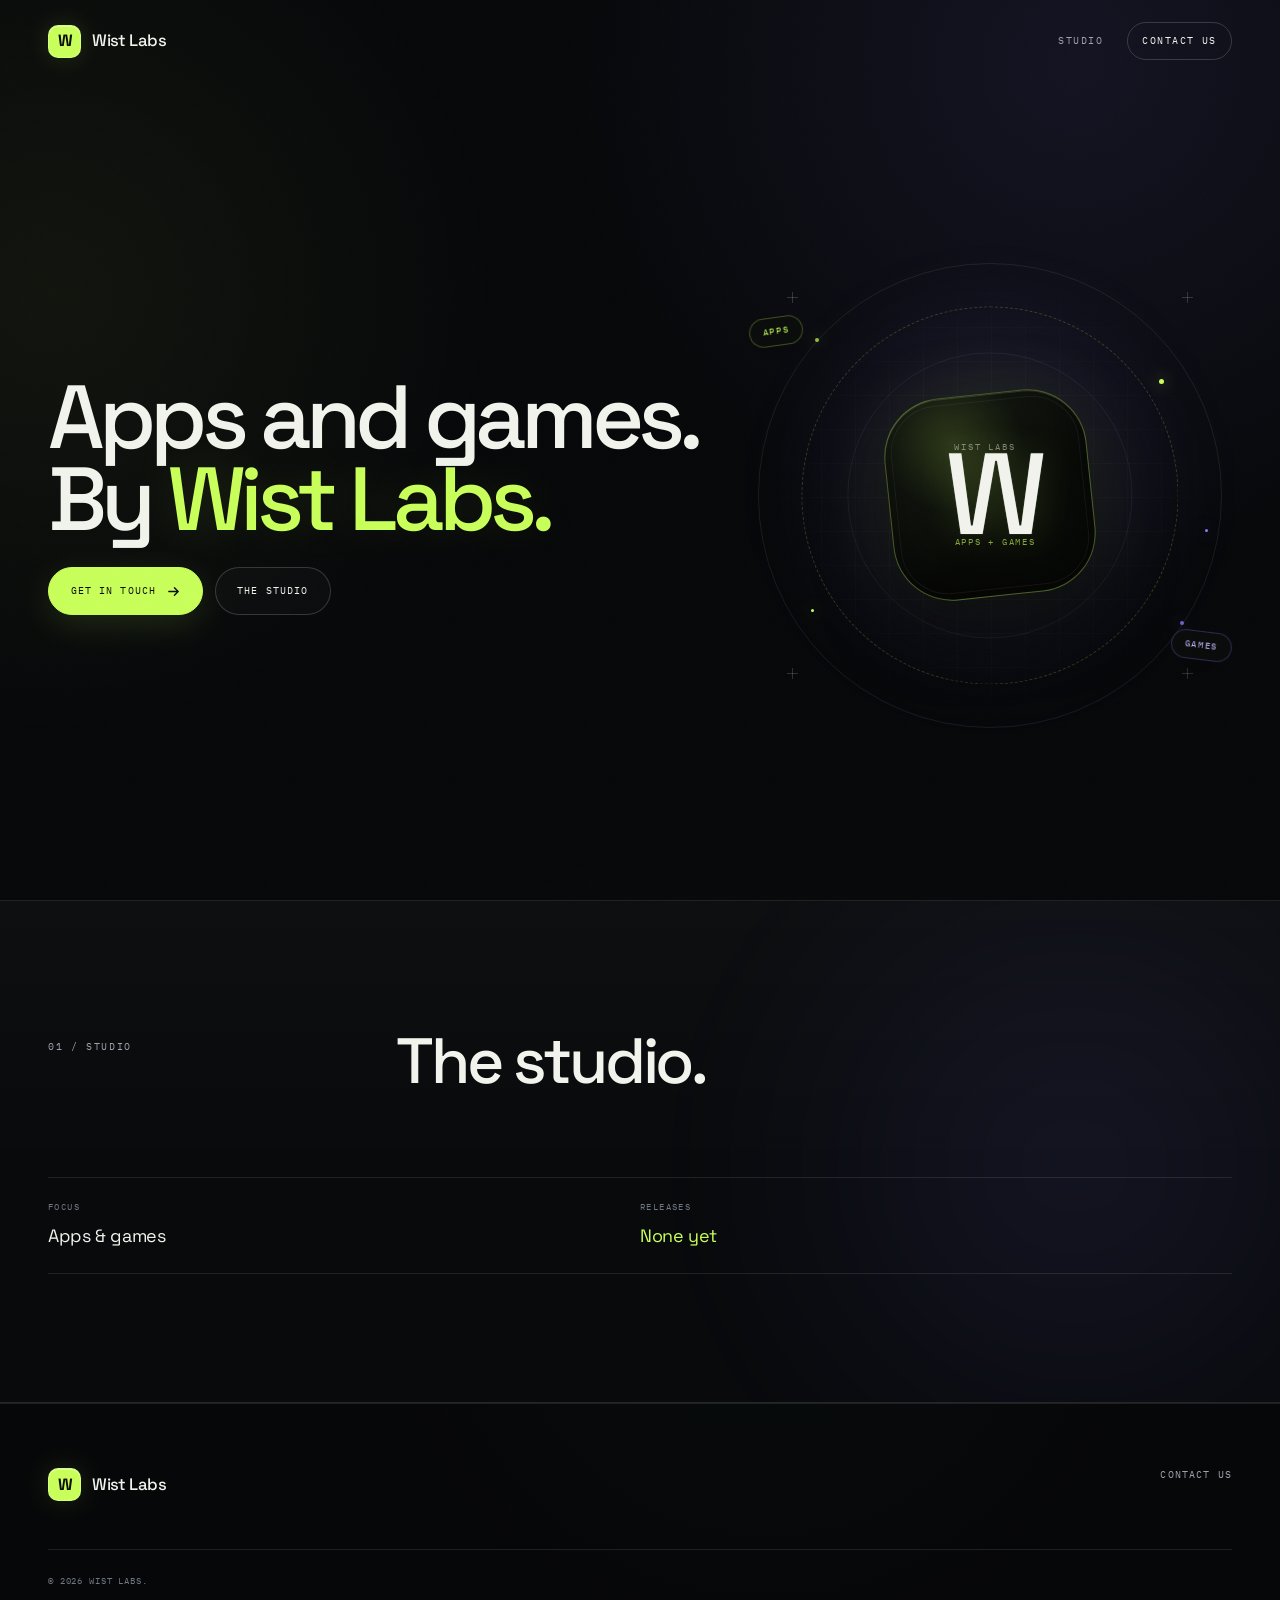
<file: index.html>
<!DOCTYPE html>
<html lang="en">
<head>
  <meta charset="utf-8">
  <meta name="viewport" content="width=device-width, initial-scale=1">
  <title>Wist Labs — Apps &amp; Games</title>
  <meta name="description" content="An independent studio for apps and games.">
  <meta name="theme-color" content="#07080a">
  <meta name="color-scheme" content="dark">
  <meta property="og:type" content="website">
  <meta property="og:site_name" content="Wist Labs">
  <meta property="og:title" content="Wist Labs — Apps &amp; Games">
  <meta property="og:description" content="An independent studio for apps and games.">
  <meta name="twitter:card" content="summary">
  <meta name="twitter:title" content="Wist Labs — Apps &amp; Games">
  <meta name="twitter:description" content="An independent studio for apps and games.">
  <link rel="icon" href="favicon.svg" type="image/svg+xml">
  <link rel="preload" href="assets/fonts/space-grotesk-latin-wght-normal.woff2" as="font" type="font/woff2" crossorigin>
  <link rel="stylesheet" href="styles.css">
  <script>document.documentElement.classList.add('js');</script>
  <script src="script.js" defer></script>
  <noscript>
    <style>
      @media (max-width: 820px) {
        .header-inner { height: auto; flex-wrap: wrap; padding-block: 0.8rem; }
        .site-nav {
          position: static;
          visibility: visible;
          flex-direction: row;
          gap: 0.25rem;
          padding: 0;
          border: 0;
          background: none;
          box-shadow: none;
          opacity: 1;
          transform: none;
        }
        .site-nav a { padding: 0.55rem 0.65rem; }
        .hero { padding-top: calc(var(--header-h) + 4rem); }
      }
    </style>
  </noscript>
</head>
<body>
  <a class="skip-link" href="#main">Skip to content</a>

  <div class="page-glow" aria-hidden="true"></div>
  <div class="noise" aria-hidden="true"></div>

  <header class="site-header" data-header>
    <div class="shell header-inner">
      <a class="brand" href="#top">
        <span class="brand-mark" aria-hidden="true">W</span>
        <span class="brand-name">Wist Labs</span>
      </a>

      <button class="menu-toggle" type="button" aria-expanded="false" aria-controls="site-nav" aria-label="Open menu" data-menu-toggle>
        <span class="menu-line" aria-hidden="true"></span>
        <span class="menu-line" aria-hidden="true"></span>
      </button>

      <nav class="site-nav" id="site-nav" aria-label="Primary" data-nav>
        <a href="index.html#studio">Studio</a>
        <a class="nav-contact" href="contact.html">Contact us</a>
      </nav>
    </div>
  </header>

  <main id="main" tabindex="-1">
    <section class="hero shell" id="top" aria-labelledby="hero-title">
      <div class="hero-copy">
        <h1 id="hero-title" data-reveal>
          <span class="line">Apps and games.</span>
          <span class="line">By <span class="accent-word">Wist Labs.</span></span>
        </h1>

        <div class="hero-actions" data-reveal style="--delay: 180ms">
          <a class="button button-primary" href="contact.html">
            Get in touch
            <svg viewBox="0 0 16 16" aria-hidden="true"><path d="M3 8h10M9 4l4 4-4 4"/></svg>
          </a>
          <a class="button button-quiet" href="#studio">The studio</a>
        </div>
      </div>

      <div class="hero-art" data-reveal style="--delay: 150ms">
        <div class="stage" aria-hidden="true">
          <div class="stage-glow"></div>
          <div class="stage-grid"></div>

          <span class="ring ring-outer"></span>
          <span class="ring ring-dashed"></span>
          <span class="ring ring-inner"></span>

          <span class="crosshair crosshair-tl"></span>
          <span class="crosshair crosshair-tr"></span>
          <span class="crosshair crosshair-bl"></span>
          <span class="crosshair crosshair-br"></span>

          <div class="core">
            <span class="core-label">WIST LABS</span>
            <span class="core-letter">W</span>
            <span class="core-label core-label-bottom">APPS + GAMES</span>
          </div>

          <span class="orbit-tag orbit-tag-apps">APPS</span>
          <span class="orbit-tag orbit-tag-games">GAMES</span>
          <span class="spark spark-one"></span>
          <span class="spark spark-two"></span>
          <span class="spark spark-three"></span>
        </div>
      </div>
    </section>

    <section class="section studio" id="studio" aria-labelledby="studio-title">
      <div class="shell">
        <div class="section-head">
          <p class="eyebrow" data-reveal>01 / Studio</p>
          <div class="section-heading">
            <h2 id="studio-title" data-reveal style="--delay: 70ms">The studio.</h2>
          </div>
        </div>

        <dl class="studio-facts" data-reveal style="--delay: 130ms">
          <div>
            <dt>Focus</dt>
            <dd>Apps &amp; games</dd>
          </div>
          <div>
            <dt>Releases</dt>
            <dd class="fact-accent">None yet</dd>
          </div>
        </dl>
      </div>
    </section>
  </main>

  <footer class="site-footer">
    <div class="shell">
      <div class="footer-top">
        <a class="brand" href="#top">
          <span class="brand-mark" aria-hidden="true">W</span>
          <span class="brand-name">Wist Labs</span>
        </a>

        <nav class="footer-nav" aria-label="Footer">
          <a href="contact.html">Contact us</a>
        </nav>
      </div>

      <div class="footer-bottom">
        <p>© <span data-year>2026</span> Wist Labs.</p>
      </div>
    </div>
  </footer>
</body>
</html>
</file>
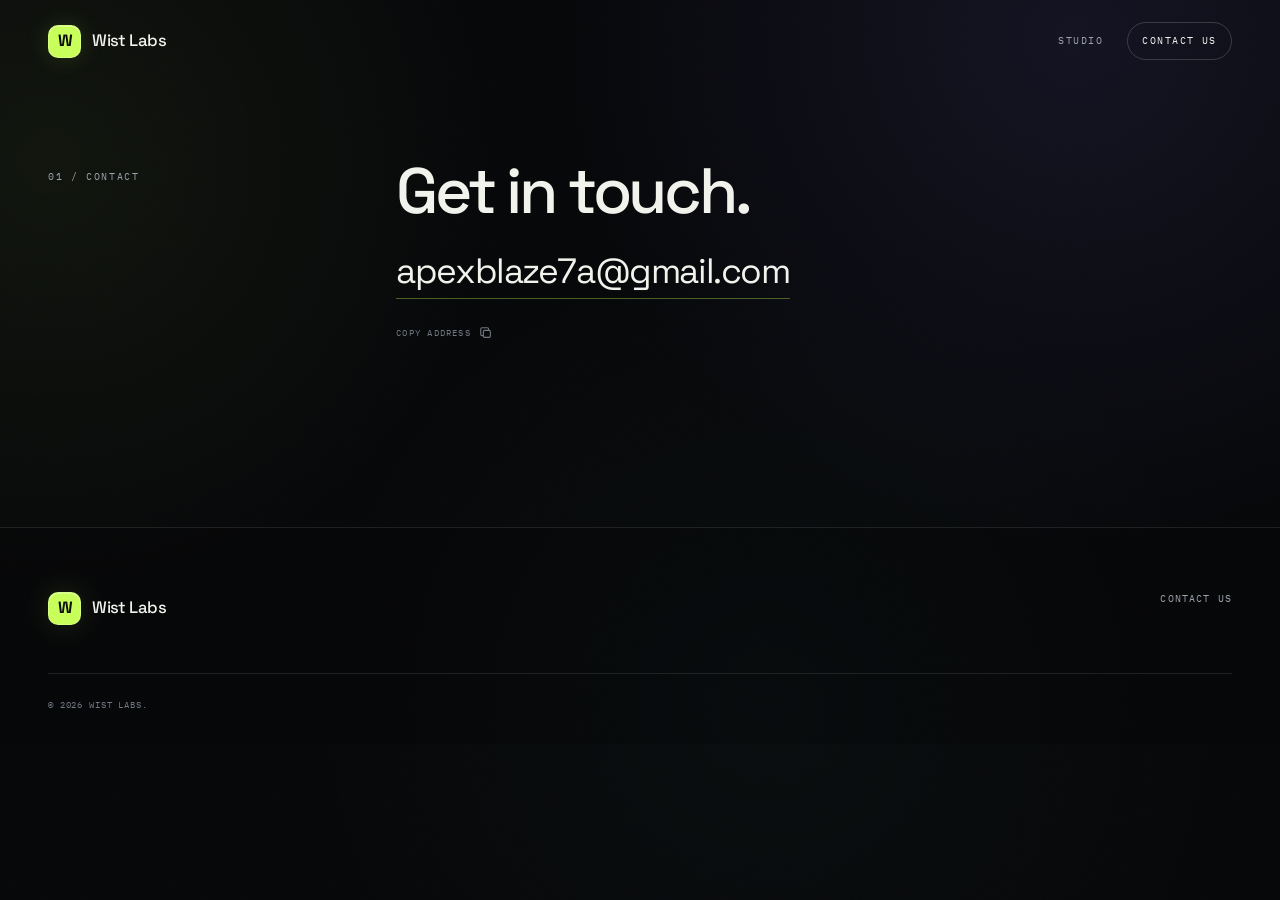
<file: contact.html>
<!DOCTYPE html>
<html lang="en">
<head>
  <meta charset="utf-8">
  <meta name="viewport" content="width=device-width, initial-scale=1">
  <title>Contact — Wist Labs</title>
  <meta name="description" content="Contact Wist Labs.">
  <meta name="theme-color" content="#07080a">
  <meta name="color-scheme" content="dark">
  <link rel="icon" href="favicon.svg" type="image/svg+xml">
  <link rel="preload" href="assets/fonts/space-grotesk-latin-wght-normal.woff2" as="font" type="font/woff2" crossorigin>
  <link rel="stylesheet" href="styles.css">
  <script>document.documentElement.classList.add('js');</script>
  <script src="script.js" defer></script>
  <noscript>
    <style>
      @media (max-width: 820px) {
        .header-inner { height: auto; flex-wrap: wrap; padding-block: 0.8rem; }
        .site-nav {
          position: static;
          visibility: visible;
          flex-direction: row;
          gap: 0.25rem;
          padding: 0;
          border: 0;
          background: none;
          box-shadow: none;
          opacity: 1;
          transform: none;
        }
        .site-nav a { padding: 0.55rem 0.65rem; }
        .hero { padding-top: calc(var(--header-h) + 4rem); }
      }
    </style>
  </noscript>
</head>
<body>
  <a class="skip-link" href="#main">Skip to content</a>

  <div class="page-glow" aria-hidden="true"></div>
  <div class="noise" aria-hidden="true"></div>

  <header class="site-header" data-header>
    <div class="shell header-inner">
      <a class="brand" href="index.html">
        <span class="brand-mark" aria-hidden="true">W</span>
        <span class="brand-name">Wist Labs</span>
      </a>

      <button class="menu-toggle" type="button" aria-expanded="false" aria-controls="site-nav" aria-label="Open menu" data-menu-toggle>
        <span class="menu-line" aria-hidden="true"></span>
        <span class="menu-line" aria-hidden="true"></span>
      </button>

      <nav class="site-nav" id="site-nav" aria-label="Primary" data-nav>
        <a href="index.html#studio">Studio</a>
        <a class="nav-contact" href="contact.html">Contact us</a>
      </nav>
    </div>
  </header>

  <main id="main" tabindex="-1">
    <section class="section shell contact-section" id="contact" aria-labelledby="contact-title">
      <div class="section-head">
        <p class="eyebrow" data-reveal>01 / Contact</p>
        <div class="section-heading">
          <h1 id="contact-title" data-reveal style="--delay: 70ms">Get in touch.</h1>

          <div class="contact-email" data-reveal style="--delay: 190ms">
            <a class="email-link" href="mailto:apexblaze7a@gmail.com">apexblaze7a@gmail.com</a>
            <div class="copy-row">
              <button class="copy-button" type="button" data-copy-email="apexblaze7a@gmail.com">
                <span data-copy-label>Copy address</span>
                <svg viewBox="0 0 16 16" aria-hidden="true"><rect x="5" y="5" width="8" height="8" rx="1.5"/><path d="M11 5V3.5A1.5 1.5 0 0 0 9.5 2h-6A1.5 1.5 0 0 0 2 3.5v6A1.5 1.5 0 0 0 3.5 11H5"/></svg>
              </button>
              <span class="copy-feedback" role="status" aria-live="polite" data-copy-feedback></span>
            </div>
          </div>
        </div>
      </div>
    </section>
  </main>

  <footer class="site-footer">
    <div class="shell">
      <div class="footer-top">
        <a class="brand" href="index.html">
          <span class="brand-mark" aria-hidden="true">W</span>
          <span class="brand-name">Wist Labs</span>
        </a>

        <nav class="footer-nav" aria-label="Footer">
          <a href="contact.html">Contact us</a>
        </nav>
      </div>

      <div class="footer-bottom">
        <p>© <span data-year>2026</span> Wist Labs.</p>
      </div>
    </div>
  </footer>
</body>
</html>
</file>
<file: styles.css>
/* ---------------------------------------------------------
   Wist Labs — site styles
   Type: Space Grotesk + IBM Plex Mono (self-hosted, OFL)
   --------------------------------------------------------- */

@font-face {
  font-family: "Space Grotesk";
  font-style: normal;
  font-display: swap;
  font-weight: 300 700;
  src: url("assets/fonts/space-grotesk-latin-wght-normal.woff2") format("woff2-variations");
}

@font-face {
  font-family: "IBM Plex Mono";
  font-style: normal;
  font-display: swap;
  font-weight: 400;
  src: url("assets/fonts/ibm-plex-mono-latin-400-normal.woff2") format("woff2");
}

:root {
  --bg: #07080a;
  --bg-soft: #0a0c0f;
  --surface: #0e1115;
  --text: #f1f3ec;
  --muted: #9da3ad;
  --dim: #707781;
  --line: rgba(239, 243, 232, 0.1);
  --line-strong: rgba(239, 243, 232, 0.18);
  --accent: #c9ff5a;
  --accent-bright: #dcff8a;
  --accent-ink: #0b0e06;
  --violet: #8c7bff;
  --mint: #7af0d0;
  --gutter: clamp(1.25rem, 4vw, 3rem);
  --header-h: 82px;
  --radius-lg: 32px;
  --radius-md: 24px;
  --font-display: "Space Grotesk", "Segoe UI", "Helvetica Neue", Arial, sans-serif;
  --font-mono: "IBM Plex Mono", "SFMono-Regular", Consolas, "Liberation Mono", monospace;
  --ease: cubic-bezier(0.2, 0.7, 0.2, 1);
}

*,
*::before,
*::after {
  box-sizing: border-box;
}

html {
  scroll-behavior: smooth;
  -webkit-text-size-adjust: 100%;
}

body {
  min-height: 100vh;
  margin: 0;
  overflow-x: hidden;
  background-color: var(--bg);
  background-image:
    radial-gradient(circle at 84% 4%, rgba(140, 123, 255, 0.1), transparent 32rem),
    radial-gradient(circle at 4% 18%, rgba(201, 255, 90, 0.055), transparent 28rem),
    radial-gradient(circle at 60% 78%, rgba(122, 240, 208, 0.025), transparent 30rem);
  color: var(--text);
  font-family: var(--font-display);
  font-size: 16px;
  font-weight: 400;
  line-height: 1.6;
  letter-spacing: -0.012em;
  -webkit-font-smoothing: antialiased;
  -moz-osx-font-smoothing: grayscale;
  text-rendering: optimizeLegibility;
}

body::selection,
body *::selection {
  background: var(--accent);
  color: var(--accent-ink);
}

[hidden] {
  display: none !important;
}

img,
svg {
  display: block;
  max-width: 100%;
}

button,
input,
textarea,
select {
  font: inherit;
}

button {
  color: inherit;
}

a {
  color: inherit;
}

h1,
h2,
h3,
p {
  margin-top: 0;
}

h1,
h2,
h3 {
  font-weight: 500;
  line-height: 1;
  letter-spacing: -0.05em;
  text-wrap: balance;
}

p {
  text-wrap: pretty;
}

::selection {
  background: var(--accent);
  color: var(--accent-ink);
}

:focus-visible {
  outline: 2px solid var(--accent);
  outline-offset: 4px;
}

main:focus {
  outline: none;
}

html {
  scrollbar-color: #2d332b var(--bg);
  scrollbar-width: thin;
}

.shell {
  position: relative;
  width: min(1240px, calc(100% - (var(--gutter) * 2)));
  margin-inline: auto;
}

.mono {
  font-family: var(--font-mono);
  font-size: 0.62rem;
  font-weight: 400;
  line-height: 1.5;
  letter-spacing: 0.14em;
  text-transform: uppercase;
}

.eyebrow {
  display: flex;
  align-items: center;
  gap: 0.65rem;
  margin-bottom: 1.5rem;
  color: var(--muted);
  font-family: var(--font-mono);
  font-size: 0.64rem;
  font-weight: 400;
  line-height: 1.5;
  letter-spacing: 0.16em;
  text-transform: uppercase;
}

.signal {
  width: 5px;
  height: 5px;
  border-radius: 50%;
  background: var(--accent);
  box-shadow: 0 0 12px rgba(201, 255, 90, 0.85);
  animation: signal-pulse 2.8s ease-in-out infinite;
}

.skip-link {
  position: fixed;
  top: 0.75rem;
  left: 0.75rem;
  z-index: 300;
  padding: 0.8rem 1.1rem;
  border-radius: 999px;
  background: var(--accent);
  color: var(--accent-ink);
  font-family: var(--font-mono);
  font-size: 0.65rem;
  letter-spacing: 0.12em;
  text-transform: uppercase;
  text-decoration: none;
  transform: translateY(-150%);
  transition: transform 0.2s var(--ease);
}

.skip-link:focus {
  transform: translateY(0);
}

.page-glow {
  position: fixed;
  z-index: 0;
  inset: 0;
  pointer-events: none;
  opacity: 0;
  background: radial-gradient(
    620px circle at var(--mx, 72%) var(--my, 18%),
    rgba(201, 255, 90, 0.055),
    transparent 68%
  );
  transition: opacity 0.4s ease;
}

body.has-pointer .page-glow {
  opacity: 1;
}

.noise {
  position: fixed;
  z-index: 90;
  inset: 0;
  pointer-events: none;
  opacity: 0.028;
  background-image: url("data:image/svg+xml,%3Csvg xmlns='http://www.w3.org/2000/svg' width='160' height='160' viewBox='0 0 160 160'%3E%3Cfilter id='n'%3E%3CfeTurbulence type='fractalNoise' baseFrequency='.86' numOctaves='3' stitchTiles='stitch'/%3E%3C/filter%3E%3Crect width='160' height='160' filter='url(%23n)' opacity='.55'/%3E%3C/svg%3E");
}

main,
.site-footer {
  position: relative;
  z-index: 1;
}

/* ---------------------------------------------------------
   Header + navigation
   --------------------------------------------------------- */

.site-header {
  position: fixed;
  z-index: 100;
  top: 0;
  right: 0;
  left: 0;
  border-bottom: 1px solid transparent;
  transition:
    background-color 0.3s ease,
    border-color 0.3s ease,
    backdrop-filter 0.3s ease;
}

.site-header.is-scrolled {
  border-bottom-color: var(--line);
  background: rgba(7, 8, 10, 0.8);
  -webkit-backdrop-filter: blur(18px);
  backdrop-filter: blur(18px);
}

@supports not ((backdrop-filter: blur(1px)) or (-webkit-backdrop-filter: blur(1px))) {
  .site-header.is-scrolled {
    background: rgba(7, 8, 10, 0.97);
  }
}

.header-inner {
  display: flex;
  align-items: center;
  justify-content: space-between;
  gap: 2rem;
  height: var(--header-h);
}

.brand {
  display: inline-flex;
  flex: none;
  align-items: center;
  gap: 0.7rem;
  color: var(--text);
  text-decoration: none;
}

.brand-mark {
  display: grid;
  width: 33px;
  height: 33px;
  place-items: center;
  border: 1px solid rgba(255, 255, 255, 0.22);
  border-radius: 10px;
  background: var(--accent);
  box-shadow:
    inset 0 1px 0 rgba(255, 255, 255, 0.38),
    0 0 24px rgba(201, 255, 90, 0.14);
  color: var(--accent-ink);
  font-size: 1.02rem;
  font-weight: 700;
  line-height: 1;
  letter-spacing: -0.08em;
  transition: transform 0.35s var(--ease);
}

.brand:hover .brand-mark {
  transform: rotate(-7deg) scale(1.04);
}

.brand-name {
  font-size: 1.04rem;
  font-weight: 500;
  letter-spacing: -0.035em;
}

.site-nav {
  display: flex;
  align-items: center;
  gap: 0.2rem;
}

.site-nav a {
  position: relative;
  padding: 0.65rem 0.9rem;
  border: 1px solid transparent;
  border-radius: 999px;
  color: var(--muted);
  font-family: var(--font-mono);
  font-size: 0.63rem;
  letter-spacing: 0.14em;
  text-decoration: none;
  text-transform: uppercase;
  transition:
    color 0.25s ease,
    background-color 0.25s ease,
    border-color 0.25s ease;
}

.site-nav a:hover {
  color: var(--text);
}

.site-nav .nav-contact {
  margin-left: 0.35rem;
  border-color: var(--line-strong);
  color: var(--text);
}

.site-nav .nav-contact:hover {
  border-color: rgba(201, 255, 90, 0.42);
  background: rgba(201, 255, 90, 0.06);
}

.menu-toggle {
  display: none;
  width: 42px;
  height: 42px;
  flex: none;
  flex-direction: column;
  align-items: center;
  justify-content: center;
  gap: 5px;
  padding: 0;
  border: 1px solid var(--line-strong);
  border-radius: 50%;
  background: rgba(255, 255, 255, 0.02);
  cursor: pointer;
  transition:
    border-color 0.25s ease,
    background-color 0.25s ease;
}

.menu-toggle:hover {
  border-color: rgba(201, 255, 90, 0.4);
  background: rgba(201, 255, 90, 0.05);
}

.menu-line {
  display: block;
  width: 16px;
  height: 1.5px;
  border-radius: 2px;
  background: currentColor;
  transition:
    transform 0.28s var(--ease),
    opacity 0.2s ease;
}

.menu-toggle[aria-expanded="true"] .menu-line:first-child {
  transform: translateY(3.25px) rotate(45deg);
}

.menu-toggle[aria-expanded="true"] .menu-line:last-child {
  transform: translateY(-3.25px) rotate(-45deg);
}

/* ---------------------------------------------------------
   Hero
   --------------------------------------------------------- */

.hero {
  display: grid;
  grid-template-columns: minmax(0, 1.08fr) minmax(350px, 0.82fr);
  align-items: center;
  gap: clamp(2rem, 5vw, 5rem);
  min-height: 100svh;
  padding-top: calc(var(--header-h) + clamp(3rem, 8vh, 6rem));
  padding-bottom: clamp(3rem, 7vh, 5rem);
}

.hero-copy {
  max-width: 680px;
}

.hero h1 {
  max-width: 11ch;
  margin-bottom: 1.65rem;
  font-size: clamp(3rem, 7.6vw, 5.6rem);
  line-height: 0.92;
  letter-spacing: -0.065em;
}

.hero h1 .line {
  display: block;
  white-space: nowrap;
}

.accent-word {
  position: relative;
  color: var(--accent);
  text-shadow: 0 0 48px rgba(201, 255, 90, 0.13);
}

.hero-actions {
  display: flex;
  flex-wrap: wrap;
  gap: 0.7rem;
}

.button {
  display: inline-flex;
  align-items: center;
  justify-content: center;
  gap: 0.6rem;
  min-height: 48px;
  padding: 0.85rem 1.35rem;
  border: 1px solid transparent;
  border-radius: 999px;
  font-family: var(--font-mono);
  font-size: 0.64rem;
  font-weight: 400;
  line-height: 1.2;
  letter-spacing: 0.11em;
  text-align: center;
  text-decoration: none;
  text-transform: uppercase;
  white-space: nowrap;
  cursor: pointer;
  transition:
    transform 0.25s var(--ease),
    background-color 0.25s ease,
    border-color 0.25s ease,
    box-shadow 0.25s ease;
}

.button svg {
  width: 15px;
  height: 15px;
  fill: none;
  stroke: currentColor;
  stroke-linecap: round;
  stroke-linejoin: round;
  stroke-width: 1.5;
  transition: transform 0.25s var(--ease);
}

.button:hover svg {
  transform: translateX(3px);
}

.button-primary {
  border-color: var(--accent);
  background: var(--accent);
  box-shadow: 0 10px 34px rgba(201, 255, 90, 0.12);
  color: var(--accent-ink);
}

.button-primary:hover {
  background: var(--accent-bright);
  box-shadow: 0 14px 42px rgba(201, 255, 90, 0.18);
  transform: translateY(-2px);
}

.button-quiet {
  border-color: var(--line-strong);
  background: rgba(255, 255, 255, 0.02);
  color: var(--text);
}

.button-quiet:hover {
  border-color: rgba(201, 255, 90, 0.38);
  background: rgba(201, 255, 90, 0.05);
  transform: translateY(-2px);
}

.button:active {
  transform: translateY(0);
}

.hero-art {
  display: flex;
  align-items: center;
  justify-content: center;
}

.stage {
  position: relative;
  isolation: isolate;
  width: min(100%, 520px);
  aspect-ratio: 1;
}

.stage-glow {
  position: absolute;
  z-index: -1;
  inset: 8%;
  border-radius: 50%;
  background: radial-gradient(
    circle at 50% 48%,
    rgba(201, 255, 90, 0.19),
    rgba(140, 123, 255, 0.09) 42%,
    transparent 70%
  );
  filter: blur(36px);
}

.stage-grid {
  position: absolute;
  inset: 1%;
  border-radius: 50%;
  background-image:
    linear-gradient(rgba(255, 255, 255, 0.055) 1px, transparent 1px),
    linear-gradient(90deg, rgba(255, 255, 255, 0.055) 1px, transparent 1px);
  background-size: 34px 34px;
  -webkit-mask-image: radial-gradient(circle, #000 18%, transparent 69%);
  mask-image: radial-gradient(circle, #000 18%, transparent 69%);
  opacity: 0.62;
}

.ring {
  position: absolute;
  top: 50%;
  left: 50%;
  border-radius: 50%;
  translate: -50% -50%;
}

.ring-outer {
  width: 96%;
  height: 96%;
  border: 1px solid rgba(255, 255, 255, 0.075);
}

.ring-outer::before,
.ring-outer::after {
  content: "";
  position: absolute;
  width: 4px;
  height: 4px;
  border-radius: 50%;
  background: rgba(201, 255, 90, 0.75);
  box-shadow: 0 0 14px rgba(201, 255, 90, 0.55);
}

.ring-outer::before {
  top: 16%;
  left: 12%;
}

.ring-outer::after {
  right: 8%;
  bottom: 22%;
  background: rgba(140, 123, 255, 0.8);
  box-shadow: 0 0 14px rgba(140, 123, 255, 0.6);
}

.ring-dashed {
  width: 78%;
  height: 78%;
  border: 1px dashed rgba(201, 255, 90, 0.2);
  animation: spin 52s linear infinite;
}

.ring-inner {
  width: 59%;
  height: 59%;
  border: 1px solid rgba(255, 255, 255, 0.06);
}

.crosshair {
  position: absolute;
  width: 11px;
  height: 11px;
  opacity: 0.6;
}

.crosshair::before,
.crosshair::after {
  content: "";
  position: absolute;
  background: rgba(255, 255, 255, 0.28);
}

.crosshair::before {
  top: 5px;
  left: 0;
  width: 11px;
  height: 1px;
}

.crosshair::after {
  top: 0;
  left: 5px;
  width: 1px;
  height: 11px;
}

.crosshair-tl {
  top: 8%;
  left: 8%;
}

.crosshair-tr {
  top: 8%;
  right: 8%;
}

.crosshair-bl {
  bottom: 12%;
  left: 8%;
}

.crosshair-br {
  right: 8%;
  bottom: 12%;
}

.core {
  position: absolute;
  top: 50%;
  left: 50%;
  display: flex;
  width: 42%;
  aspect-ratio: 1;
  flex-direction: column;
  align-items: center;
  justify-content: space-between;
  padding: 10% 0;
  border: 1px solid rgba(201, 255, 90, 0.32);
  border-radius: 29%;
  background:
    radial-gradient(circle at 34% 22%, rgba(201, 255, 90, 0.14), transparent 34%),
    linear-gradient(145deg, #171d13, #090b08 62%);
  box-shadow:
    inset 0 1px 0 rgba(255, 255, 255, 0.13),
    inset 0 -22px 50px rgba(0, 0, 0, 0.55),
    0 26px 70px rgba(0, 0, 0, 0.55),
    0 0 80px rgba(201, 255, 90, 0.075);
  transform: translate(-50%, -50%) rotate(-6deg);
  animation: core-float 7s ease-in-out infinite;
}

.core::before {
  content: "";
  position: absolute;
  inset: 6px;
  border: 1px solid rgba(255, 255, 255, 0.055);
  border-radius: 25%;
  pointer-events: none;
}

.core-label {
  color: rgba(241, 243, 236, 0.48);
  font-family: var(--font-mono);
  font-size: clamp(0.45rem, 0.8vw, 0.55rem);
  line-height: 1;
  letter-spacing: 0.2em;
  text-transform: uppercase;
  transform: rotate(6deg);
}

.core-label-bottom {
  color: rgba(201, 255, 90, 0.64);
}

.core-letter {
  color: var(--text);
  font-size: clamp(4.5rem, 9vw, 7.7rem);
  font-weight: 500;
  line-height: 0.62;
  letter-spacing: -0.09em;
  text-shadow:
    0 0 38px rgba(201, 255, 90, 0.2),
    0 0 1px rgba(255, 255, 255, 0.5);
  transform: rotate(6deg);
}

.orbit-tag {
  position: absolute;
  padding: 0.55rem 0.8rem;
  border: 1px solid var(--line-strong);
  border-radius: 999px;
  background: rgba(10, 13, 9, 0.78);
  box-shadow: 0 12px 32px rgba(0, 0, 0, 0.28);
  color: var(--text);
  font-family: var(--font-mono);
  font-size: 0.56rem;
  line-height: 1;
  letter-spacing: 0.18em;
  text-transform: uppercase;
  -webkit-backdrop-filter: blur(10px);
  backdrop-filter: blur(10px);
}

.orbit-tag-apps {
  top: 13%;
  left: 0;
  border-color: rgba(201, 255, 90, 0.28);
  color: var(--accent);
  transform: rotate(-8deg);
  animation: float-soft 6s ease-in-out infinite;
}

.orbit-tag-games {
  right: 0;
  bottom: 16%;
  border-color: rgba(140, 123, 255, 0.28);
  color: #beb4ff;
  transform: rotate(7deg);
  animation: float-soft 7s 0.7s ease-in-out infinite;
}

.spark {
  position: absolute;
  width: 5px;
  height: 5px;
  border-radius: 50%;
  background: var(--accent);
  box-shadow: 0 0 16px rgba(201, 255, 90, 0.8);
  animation: spark-pulse 4.5s ease-in-out infinite;
}

.spark-one {
  top: 26%;
  right: 14%;
}

.spark-two {
  bottom: 26%;
  left: 13%;
  width: 3px;
  height: 3px;
  animation-delay: 1.5s;
}

.spark-three {
  top: 57%;
  right: 5%;
  width: 3px;
  height: 3px;
  background: var(--violet);
  box-shadow: 0 0 16px rgba(140, 123, 255, 0.8);
  animation-delay: 0.8s;
}

/* ---------------------------------------------------------
   Sections
   --------------------------------------------------------- */

.section {
  position: relative;
  z-index: 1;
  padding-block: clamp(5.5rem, 10vw, 9rem);
  scroll-margin-top: calc(var(--header-h) + 1rem);
}

.section-head {
  display: grid;
  grid-template-columns: minmax(150px, 0.34fr) minmax(0, 1fr);
  align-items: start;
  gap: clamp(2rem, 5vw, 5rem);
  margin-bottom: clamp(2.5rem, 5vw, 4rem);
}

.section-head > .eyebrow {
  padding-top: 0.65rem;
}

.section-heading h1,
.section-heading h2 {
  max-width: 14ch;
  margin-bottom: 1.25rem;
  font-size: clamp(2.5rem, 5vw, 4.6rem);
}

/* ---------------------------------------------------------
   Studio
   --------------------------------------------------------- */

.studio {
  overflow: hidden;
  border-top: 1px solid var(--line);
  border-bottom: 1px solid var(--line);
  background:
    linear-gradient(180deg, rgba(255, 255, 255, 0.018), rgba(255, 255, 255, 0) 55%),
    #080a0c;
}

.studio::before {
  content: "";
  position: absolute;
  top: -34%;
  right: -18%;
  width: 68vw;
  aspect-ratio: 1;
  border-radius: 50%;
  background: radial-gradient(circle, rgba(140, 123, 255, 0.09), transparent 65%);
  filter: blur(28px);
  pointer-events: none;
}

.studio-facts {
  display: grid;
  grid-template-columns: repeat(2, minmax(0, 1fr));
  gap: 0;
  margin: 0;
  border-top: 1px solid var(--line);
}

.studio-facts > div {
  padding: 1.4rem 1.5rem 1.4rem 0;
  border-bottom: 1px solid var(--line);
}

.studio-facts dt {
  margin-bottom: 0.55rem;
  color: var(--dim);
  font-family: var(--font-mono);
  font-size: 0.55rem;
  line-height: 1.5;
  letter-spacing: 0.16em;
  text-transform: uppercase;
}

.studio-facts dd {
  margin: 0;
  color: var(--text);
  font-size: clamp(1.05rem, 1.4vw, 1.25rem);
  letter-spacing: -0.02em;
}

.studio-facts dd.fact-accent {
  color: var(--accent);
}

/* ---------------------------------------------------------
   Contact
   --------------------------------------------------------- */

.contact-section {
  padding-top: calc(var(--header-h) + clamp(3rem, 6vw, 5rem));
  padding-bottom: clamp(5rem, 9vw, 8rem);
}

.contact-email {
  margin-top: 1.6rem;
}

.email-link {
  display: inline-block;
  padding-bottom: 0.12em;
  border-bottom: 1px solid rgba(201, 255, 90, 0.35);
  color: var(--text);
  font-size: clamp(1.2rem, 2.8vw, 2.2rem);
  line-height: 1.3;
  letter-spacing: -0.04em;
  text-decoration: none;
  overflow-wrap: anywhere;
  transition:
    color 0.25s ease,
    border-color 0.25s ease;
}

.email-link:hover {
  border-color: var(--accent);
  color: var(--accent);
}

.copy-row {
  display: flex;
  min-height: 30px;
  align-items: center;
  gap: 0.9rem;
  margin-top: 1.15rem;
}

.copy-button {
  display: inline-flex;
  align-items: center;
  gap: 0.5rem;
  padding: 0.2rem 0;
  border: 0;
  background: none;
  color: var(--dim);
  font-family: var(--font-mono);
  font-size: 0.59rem;
  line-height: 1.5;
  letter-spacing: 0.13em;
  text-transform: uppercase;
  cursor: pointer;
  transition: color 0.25s ease;
}

.copy-button:hover,
.copy-button.is-copied {
  color: var(--accent);
}

.copy-button svg {
  width: 14px;
  height: 14px;
  fill: none;
  stroke: currentColor;
  stroke-linejoin: round;
  stroke-width: 1.25;
}

.copy-feedback {
  color: var(--accent);
  font-family: var(--font-mono);
  font-size: 0.59rem;
  line-height: 1.5;
  letter-spacing: 0.12em;
  text-transform: uppercase;
  opacity: 0;
  transition: opacity 0.2s ease;
}

.copy-feedback.is-visible {
  opacity: 1;
}

/* ---------------------------------------------------------
   Footer
   --------------------------------------------------------- */

.site-footer {
  padding-block: clamp(3rem, 5vw, 4.5rem) 2rem;
  border-top: 1px solid var(--line);
  background: rgba(0, 0, 0, 0.12);
}

.footer-top {
  display: flex;
  align-items: flex-start;
  justify-content: space-between;
  gap: 3rem;
  padding-bottom: 3rem;
}

.footer-nav {
  display: flex;
  flex-wrap: wrap;
  align-items: flex-start;
  gap: 1.5rem;
}

.footer-nav a {
  color: var(--muted);
  font-family: var(--font-mono);
  font-size: 0.6rem;
  line-height: 1.5;
  letter-spacing: 0.12em;
  text-decoration: none;
  text-transform: uppercase;
  transition: color 0.25s ease;
}

.footer-nav a:hover {
  color: var(--accent);
}

.footer-bottom {
  display: flex;
  align-items: center;
  justify-content: space-between;
  gap: 1rem;
  padding-top: 1.5rem;
  border-top: 1px solid var(--line);
}

.footer-bottom p {
  margin-bottom: 0;
  color: var(--dim);
  font-family: var(--font-mono);
  font-size: 0.54rem;
  line-height: 1.6;
  letter-spacing: 0.1em;
  text-transform: uppercase;
}

/* ---------------------------------------------------------
   Not found
   --------------------------------------------------------- */

.error-main {
  display: flex;
  min-height: 86svh;
  align-items: center;
  overflow: hidden;
  padding-top: calc(var(--header-h) + 4rem);
  padding-bottom: clamp(4rem, 8vw, 7rem);
}

.error-inner {
  position: relative;
  z-index: 1;
  max-width: 620px;
}

.error-inner h1 {
  max-width: 10ch;
  margin-bottom: 1.2rem;
  font-size: clamp(3rem, 7vw, 6rem);
  line-height: 0.94;
}

.error-lede {
  max-width: 40ch;
  margin-bottom: 2rem;
  color: var(--muted);
  font-size: clamp(1rem, 1.3vw, 1.1rem);
}

.error-code {
  position: absolute;
  right: -0.05em;
  bottom: -0.06em;
  color: transparent;
  font-size: clamp(9rem, 27vw, 24rem);
  font-weight: 500;
  line-height: 0.7;
  letter-spacing: -0.09em;
  pointer-events: none;
  -webkit-text-stroke: 1px rgba(201, 255, 90, 0.11);
  user-select: none;
}

/* ---------------------------------------------------------
   Motion + reveal
   --------------------------------------------------------- */

.reveal-enabled [data-reveal] {
  opacity: 0;
  transform: translateY(22px);
  transition:
    opacity 0.8s var(--ease),
    transform 0.8s var(--ease);
  transition-delay: var(--delay, 0ms);
}

.reveal-enabled [data-reveal].is-visible {
  opacity: 1;
  transform: translateY(0);
}

@keyframes signal-pulse {
  0%,
  100% {
    opacity: 1;
    transform: scale(1);
  }
  50% {
    opacity: 0.45;
    transform: scale(0.84);
  }
}

@keyframes spin {
  to {
    rotate: 360deg;
  }
}

@keyframes core-float {
  0%,
  100% {
    transform: translate(-50%, -50%) rotate(-6deg);
  }
  50% {
    transform: translate(-50%, calc(-50% - 8px)) rotate(-4.5deg);
  }
}

@keyframes float-soft {
  0%,
  100% {
    translate: 0 0;
  }
  50% {
    translate: 0 -7px;
  }
}

@keyframes spark-pulse {
  0%,
  100% {
    opacity: 0.35;
    transform: scale(0.8);
  }
  50% {
    opacity: 1;
    transform: scale(1.15);
  }
}

/* ---------------------------------------------------------
   Responsive
   --------------------------------------------------------- */

@media (max-width: 1120px) {
  .hero {
    grid-template-columns: 1fr;
    min-height: auto;
    padding-top: calc(var(--header-h) + clamp(3.5rem, 9vh, 6rem));
    padding-bottom: clamp(4rem, 8vw, 6rem);
  }

  .hero-copy {
    max-width: 760px;
  }

  .hero h1 {
    max-width: none;
    font-size: clamp(3.4rem, 8.4vw, 6.2rem);
  }

  .hero-art {
    margin-top: 1rem;
  }

  .stage {
    width: min(100%, 500px);
  }

  .section-head {
    grid-template-columns: minmax(130px, 0.28fr) minmax(0, 1fr);
  }
}

@media (max-width: 940px) {
  .hero h1 {
    font-size: clamp(3.2rem, 9.4vw, 5.8rem);
  }
}

@media (max-width: 820px) {
  .js .menu-toggle {
    display: flex;
  }

  .site-nav {
    position: fixed;
    top: calc(var(--header-h) + 6px);
    right: var(--gutter);
    left: var(--gutter);
    z-index: 101;
    display: flex;
    visibility: hidden;
    flex-direction: column;
    align-items: stretch;
    gap: 0.25rem;
    padding: 0.7rem;
    border: 1px solid var(--line-strong);
    border-radius: 20px;
    background: rgba(10, 12, 15, 0.98);
    box-shadow: 0 28px 70px rgba(0, 0, 0, 0.52);
    opacity: 0;
    transform: translateY(-8px) scale(0.985);
    transform-origin: top center;
    transition:
      opacity 0.22s ease,
      transform 0.22s var(--ease),
      visibility 0.22s;
    -webkit-backdrop-filter: blur(18px);
    backdrop-filter: blur(18px);
  }

  .site-nav.is-open {
    visibility: visible;
    opacity: 1;
    transform: translateY(0) scale(1);
  }

  .site-nav a {
    padding: 0.95rem 1rem;
    border-radius: 12px;
    font-size: 0.68rem;
  }

  .site-nav a:hover {
    background: rgba(255, 255, 255, 0.04);
  }

  .site-nav .nav-contact {
    margin-top: 0.25rem;
    margin-left: 0;
    border-color: var(--line);
    text-align: center;
  }

  .hero h1 {
    font-size: clamp(3rem, 10.2vw, 5.2rem);
  }

  .stage {
    width: min(100%, 460px);
  }

  .section-head {
    grid-template-columns: 1fr;
    gap: 0.85rem;
  }

  .section-head > .eyebrow {
    padding-top: 0;
  }

  .section-heading h2 {
    max-width: 16ch;
  }
}

@media (max-width: 600px) {
  :root {
    --header-h: 72px;
    --radius-lg: 24px;
    --radius-md: 20px;
  }

  .brand-mark {
    width: 31px;
    height: 31px;
    border-radius: 9px;
  }

  .brand-name {
    font-size: 0.98rem;
  }

  .hero {
    padding-top: calc(var(--header-h) + 3.5rem);
    padding-bottom: 3.5rem;
  }

  .hero h1 {
    margin-bottom: 1.35rem;
    font-size: clamp(2.85rem, 12.2vw, 4.3rem);
    letter-spacing: -0.06em;
  }

  .hero-actions {
    gap: 0.55rem;
  }

  .hero-actions .button {
    min-height: 46px;
    padding-inline: 1.05rem;
    font-size: 0.58rem;
  }

  .hero-art {
    margin-top: 1.25rem;
  }

  .stage {
    width: min(100%, 390px);
  }

  .core {
    width: 44%;
  }

  .core-letter {
    font-size: 4.2rem;
  }

  .orbit-tag {
    font-size: 0.5rem;
  }

  .studio {
    padding-block: 4.75rem;
  }

  .studio-facts {
    grid-template-columns: 1fr;
  }

  .studio-facts > div {
    padding-right: 0;
  }

  .contact-section {
    padding-bottom: 4.5rem;
  }

  .email-link {
    font-size: clamp(1.08rem, 5.2vw, 1.5rem);
  }

  .footer-top {
    flex-direction: column;
    gap: 2rem;
    padding-bottom: 2.25rem;
  }

  .footer-nav {
    gap: 1.15rem;
  }

  .footer-bottom {
    flex-direction: column;
    align-items: flex-start;
    gap: 0.5rem;
  }
}

@media (max-width: 380px) {
  .brand-name {
    display: none;
  }

  .hero h1 {
    font-size: 2.2rem;
  }

  .core-letter {
    font-size: 3.5rem;
  }

  .orbit-tag-apps {
    left: -2%;
  }

  .orbit-tag-games {
    right: -2%;
  }
}

@media (prefers-reduced-motion: reduce) {
  html {
    scroll-behavior: auto;
  }

  *,
  *::before,
  *::after {
    animation-duration: 0.001ms !important;
    animation-iteration-count: 1 !important;
    scroll-behavior: auto !important;
    transition-duration: 0.001ms !important;
  }

  .reveal-enabled [data-reveal] {
    opacity: 1;
    transform: none;
  }
}

@media (prefers-contrast: more) {
  :root {
    --muted: #c3c8d0;
    --dim: #aab0ba;
    --line: rgba(255, 255, 255, 0.2);
    --line-strong: rgba(255, 255, 255, 0.32);
  }
}
</file>
